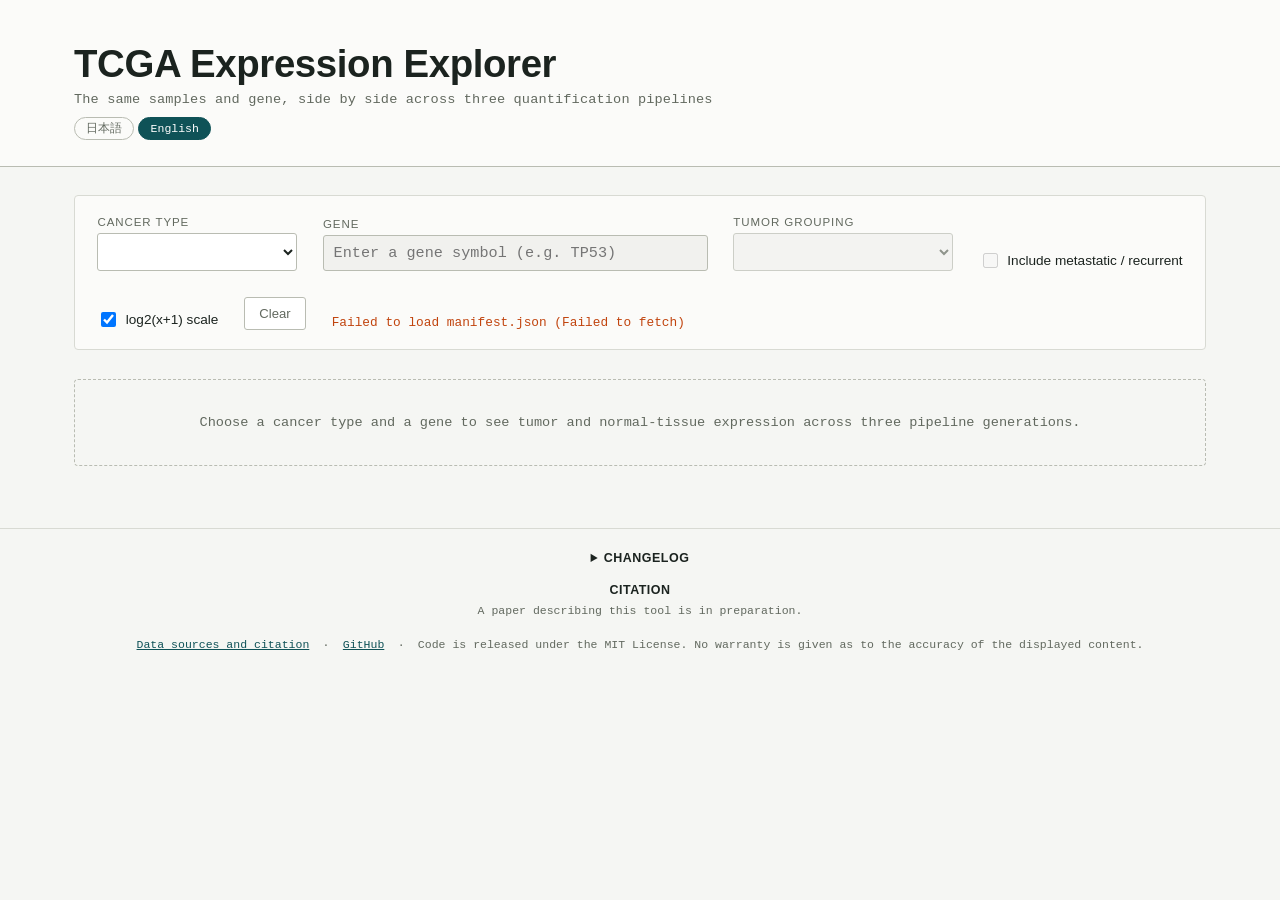
<file: docs/index.html>
<!DOCTYPE html>
<html lang="ja">
<head>
<meta charset="UTF-8">
<meta name="viewport" content="width=device-width, initial-scale=1.0">
<title>TCGA Expression Explorer</title>
<link rel="stylesheet" href="style.css">
</head>
<body>

<header class="masthead">
  <div class="masthead-inner">
    <h1>TCGA Expression Explorer</h1>
    <p class="subtitle" data-i18n="subtitle"></p>
    <!-- 言語切替。選択はブラウザに記憶される -->
    <div class="lang-switch" role="group" aria-label="Language">
      <button type="button" data-lang="ja">日本語</button>
      <button type="button" data-lang="en">English</button>
    </div>
  </div>
</header>

<main>
  <section class="controls">
    <div class="control-group">
      <label for="cancer-select" data-i18n="cancerLabel"></label>
      <select id="cancer-select"><option value=""></option></select>
    </div>

    <div class="control-group gene-group">
      <label for="gene-input" data-i18n="geneLabel"></label>
      <input id="gene-input" type="text" list="gene-list" autocomplete="off" disabled>
      <datalist id="gene-list"></datalist>
    </div>

    <div class="control-group subtype-group">
      <label for="subtype-scheme-select" data-i18n="subtypeLabel"></label>
      <select id="subtype-scheme-select" disabled></select>
    </div>

    <div class="control-group scale-group">
      <label for="extra-tumor-toggle" id="extra-tumor-label">
        <input type="checkbox" id="extra-tumor-toggle" disabled>
        <span data-i18n="extraTumor"></span>
      </label>
    </div>

    <div class="control-group scale-group">
      <label for="log-scale-toggle">
        <input type="checkbox" id="log-scale-toggle" checked>
        <span data-i18n="logScale"></span>
      </label>
    </div>

    <div class="control-group clear-group">
      <button type="button" id="clear-button" data-i18n="clear"></button>
    </div>

    <div class="control-group status-group">
      <span id="status-line" class="status-line"></span>
    </div>
  </section>

  <section id="panels" class="panels" aria-live="polite">
    <article class="panel" data-gen="old">
      <div class="panel-eyebrow">
        <span class="gen-label" data-i18n="genOld"></span>
        <span class="gen-meta">UNC IlluminaHiSeq RNASeqV2 · 2014–2015</span>
      </div>
      <div class="value-type-row" id="old-value-type-row"></div>
      <div class="plot" id="plot-old"></div>
      <div class="download-row" id="download-old"></div>
      <div class="panel-footnote" id="footnote-old"></div>
    </article>

    <article class="panel" data-gen="mid">
      <div class="panel-eyebrow">
        <span class="gen-label" data-i18n="genMid"></span>
        <span class="gen-meta">GDC HTSeq · DR15–DR31.0</span>
      </div>
      <div class="value-type-row" id="mid-value-type-row"></div>
      <div class="plot" id="plot-mid"></div>
      <div class="download-row" id="download-mid"></div>
      <div class="panel-footnote" id="footnote-mid"></div>
    </article>

    <article class="panel" data-gen="new">
      <div class="panel-eyebrow">
        <span class="gen-label" data-i18n="genNew"></span>
        <span class="gen-meta">GDC STAR-Counts · DR32.0 onwards (2022–)</span>
      </div>
      <div class="value-type-row" id="new-value-type-row"></div>
      <div class="plot" id="plot-new"></div>
      <div class="download-row" id="download-new"></div>
      <div class="panel-footnote" id="footnote-new"></div>
    </article>
  </section>

  <p class="empty-state" id="empty-state" data-i18n="emptyState"></p>
</main>

<footer class="page-footer">
  <!-- 更新履歴。既定は閉じた状態 -->
  <details class="changelog">
    <summary data-i18n="changelogTitle"></summary>
    <div id="changelog-body"></div>
  </details>

  <div class="footer-block">
    <h2 data-i18n="citeTitle"></h2>
    <!-- 論文が出たらここをDOIリンクに差し替える(citation.js を編集) -->
    <p id="citation-line"></p>
  </div>

  <div class="footer-block footer-meta">
    <a href="sources.html" data-i18n="sourcesLink"></a>
    <span class="sep">·</span>
    <a href="https://github.com/5spgm/tcga-expression-explorer" rel="noopener">GitHub</a>
    <span class="sep">·</span>
    <span data-i18n="licenseNote"></span>
  </div>
</footer>

<script src="https://cdn.plot.ly/plotly-2.35.2.min.js"></script>
<script src="changelog.js"></script>
<script src="citation.js"></script>
<script src="config.js"></script>
<script src="i18n.js"></script>
<script src="app.js"></script>
</body>
</html>
</file>
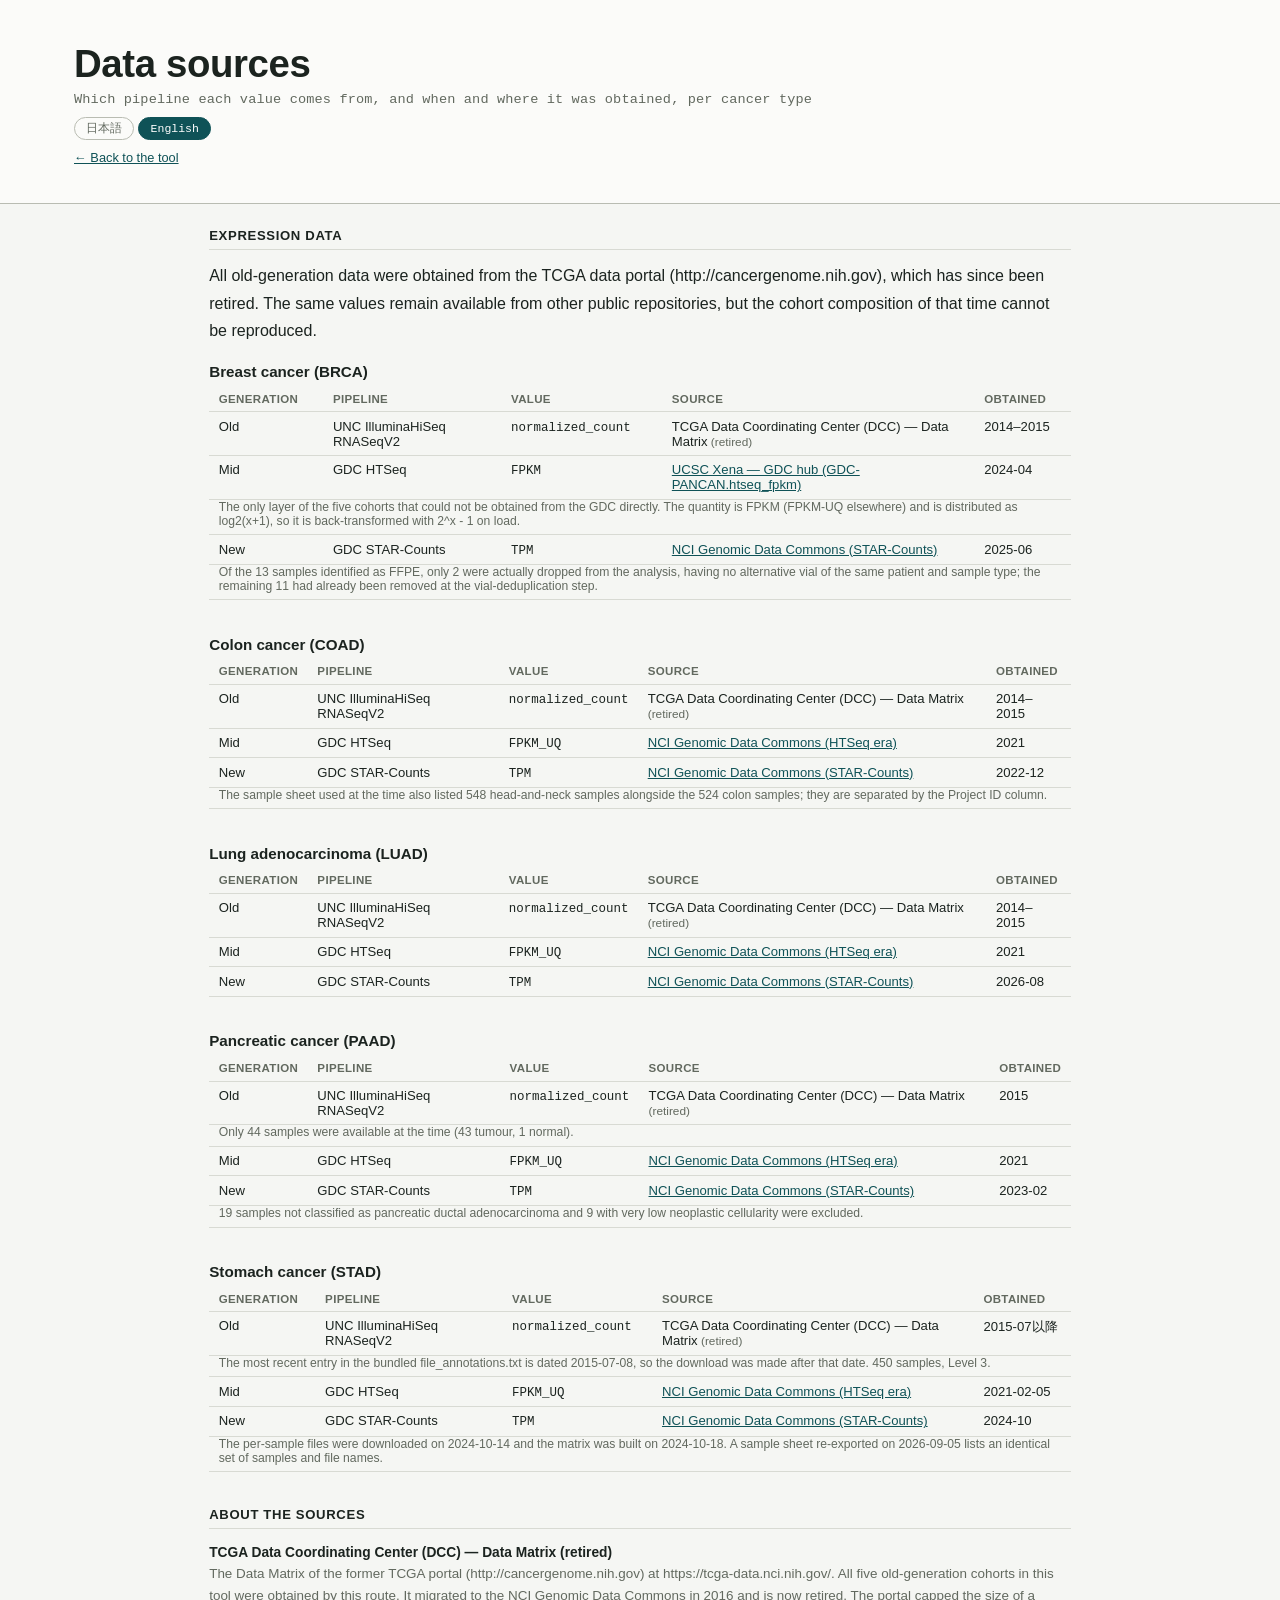
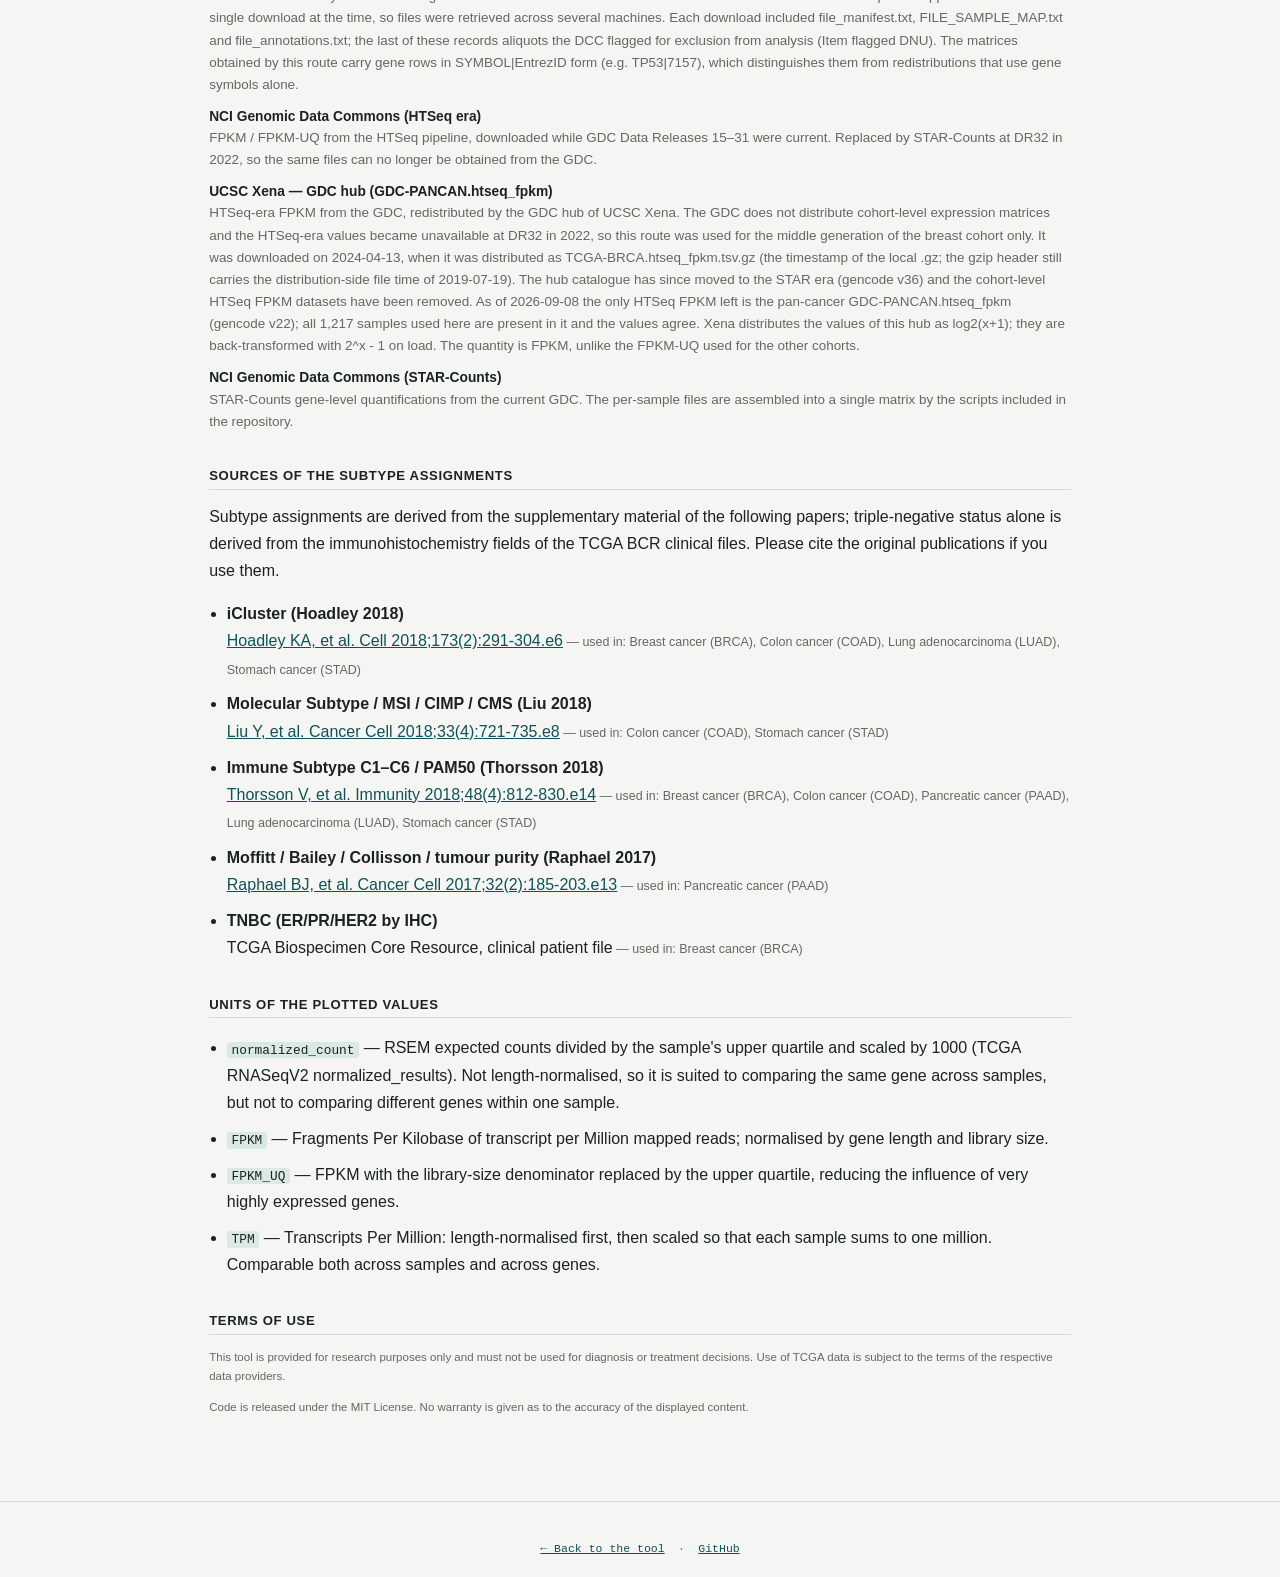
<file: docs/sources.html>
<!DOCTYPE html>
<html lang="ja">
<head>
<meta charset="UTF-8">
<meta name="viewport" content="width=device-width, initial-scale=1.0">
<title>データの出典 — TCGA Expression Explorer</title>
<link rel="stylesheet" href="style.css">
</head>
<body>

<header class="masthead">
  <div class="masthead-inner">
    <h1 data-i18n="sourcesPageTitle"></h1>
    <p class="subtitle" data-i18n="sourcesPageLead"></p>
    <div class="lang-switch" role="group" aria-label="Language">
      <button type="button" data-lang="ja">日本語</button>
      <button type="button" data-lang="en">English</button>
    </div>
    <p class="back-link"><a href="./" data-i18n="backToTool"></a></p>
  </div>
</header>

<main class="doc">
  <section>
    <h2 data-i18n="expressionSourceTitle"></h2>
    <p data-i18n="expressionSourceLead"></p>
    <div id="cancer-tables"></div>
  </section>

  <section>
    <h2 data-i18n="sourceNotesTitle"></h2>
    <dl id="source-notes" class="source-notes"></dl>
  </section>

  <section>
    <h2 data-i18n="subtypeSourceTitle"></h2>
    <p data-i18n="subtypeSourceLead"></p>
    <ul id="subtype-sources" class="glossary"></ul>
  </section>

  <section>
    <h2 data-i18n="valueTypeTitle"></h2>
    <ul id="value-type-glossary" class="glossary"></ul>
  </section>

  <section>
    <h2 data-i18n="termsTitle"></h2>
    <p class="fine-print" data-i18n="dataSourceNote"></p>
    <p class="fine-print" data-i18n="licenseNote"></p>
  </section>
</main>

<footer class="page-footer">
  <div class="footer-block footer-meta">
    <a href="./" data-i18n="backToTool"></a>
    <span class="sep">·</span>
    <a href="https://github.com/5spgm/tcga-expression-explorer" rel="noopener">GitHub</a>
  </div>
</footer>

<script src="i18n.js"></script>
<script src="sources.js"></script>
<script src="sources-page.js"></script>
</body>
</html>
</file>
<file: docs/style.css>
:root {
  --bg: #f5f6f3;
  --paper: #fbfbf9;
  --ink: #1b231f;
  --muted: #62695f;
  --rule: #d8dad3;
  --rule-strong: #b9bcb2;
  --accent: #0f5257;
  --accent-soft: #dce9e8;
  --tumor: #c1440e;
  --tumor-soft: #f4ddd0;
  --normal: #2e7d6b;
  --normal-soft: #dbe9e3;

  /* 英数字はArial、日本語はOS標準の和文フォントに落とす。
     CSSのfont-familyは文字ごとに前から順に解決されるため、この並びだと
     ラテン文字はArial、かなや漢字はHiragino/Yu Gothic等が使われる。
     図の書き出し(SVG/PNG)もこの指定に従うので、論文図版の慣習に合う。 */
  --font-latin: Arial, Helvetica, "Helvetica Neue", sans-serif;
  --font-jp: "Hiragino Sans", "Hiragino Kaku Gothic ProN", "Yu Gothic",
             "Noto Sans JP", "Meiryo", sans-serif;
  --font-display: Arial, Helvetica, "Hiragino Mincho ProN", "Yu Mincho", serif;
  --font-ui: Arial, Helvetica, "Hiragino Sans", "Yu Gothic", "Noto Sans JP", sans-serif;
  --font-mono: "Courier New", Consolas, ui-monospace, monospace;
}

* { box-sizing: border-box; }

html, body {
  margin: 0;
  padding: 0;
  background: var(--bg);
  color: var(--ink);
  font-family: var(--font-ui);
}

:focus-visible {
  outline: 2px solid var(--accent);
  outline-offset: 2px;
}

/* ---------- Masthead ---------- */
.masthead {
  border-bottom: 1px solid var(--rule-strong);
  background: var(--paper);
}
.masthead-inner {
  max-width: 1180px;
  margin: 0 auto;
  padding: 2.6rem 1.5rem 1.6rem;
}
.masthead h1 {
  font-family: var(--font-display);
  font-weight: 600;
  font-size: clamp(1.8rem, 3vw, 2.4rem);
  margin: 0 0 0.4rem;
  letter-spacing: -0.01em;
}
.subtitle {
  font-family: var(--font-mono);
  font-size: 0.85rem;
  color: var(--muted);
  margin: 0;
  letter-spacing: 0.01em;
}

/* ---------- Main / Controls ---------- */
main {
  max-width: 1180px;
  margin: 0 auto;
  padding: 1.8rem 1.5rem 3rem;
}

.controls {
  display: flex;
  flex-wrap: wrap;
  align-items: end;
  gap: 1.6rem;
  padding: 1.2rem 1.4rem;
  background: var(--paper);
  border: 1px solid var(--rule);
  border-radius: 4px;
  margin-bottom: 1.8rem;
}
.control-group {
  display: flex;
  flex-direction: column;
  gap: 0.35rem;
}
.control-group label {
  font-size: 0.72rem;
  text-transform: uppercase;
  letter-spacing: 0.08em;
  color: var(--muted);
  font-weight: 500;
}
.gene-group { flex: 1 1 260px; min-width: 220px; }
.status-group { flex: 1 1 200px; justify-content: center; }
.subtype-group { min-width: 220px; }
.subtype-group select { min-width: 220px; }
.scale-group { justify-content: center; }
.scale-group label {
  display: flex;
  align-items: center;
  gap: 0.4rem;
  text-transform: none;
  letter-spacing: normal;
  font-size: 0.85rem;
  color: var(--ink);
  cursor: pointer;
  white-space: nowrap;
}
.scale-group input[type="checkbox"] { width: 15px; height: 15px; cursor: pointer; }
.scale-group label.is-disabled { opacity: 0.4; cursor: not-allowed; }
.scale-group label.is-disabled input[type="checkbox"] { cursor: not-allowed; }

select, input[type="text"] {
  font-family: var(--font-mono);
  font-size: 0.95rem;
  padding: 0.5rem 0.6rem;
  border: 1px solid var(--rule-strong);
  border-radius: 3px;
  background: #fff;
  color: var(--ink);
  min-width: 200px;
}
select:disabled, input:disabled {
  color: var(--muted);
  background: #f1f1ee;
}

.status-line {
  font-family: var(--font-mono);
  font-size: 0.8rem;
  color: var(--muted);
}
.status-line.error { color: var(--tumor); }

/* ---------- Panels ---------- */
.panels {
  display: grid;
  grid-template-columns: repeat(3, 1fr);
  gap: 0;
  border: 1px solid var(--rule);
  background: var(--paper);
  border-radius: 4px;
  overflow: hidden;
}
.panel {
  padding: 1.2rem 1.2rem 1.4rem;
  border-left: 1px solid var(--rule);
}
.panel:first-child { border-left: none; }

.panel-eyebrow {
  display: flex;
  flex-direction: column;
  gap: 0.15rem;
  margin-bottom: 0.7rem;
  padding-bottom: 0.6rem;
  border-bottom: 1px solid var(--rule);
}
.gen-label {
  font-family: var(--font-display);
  font-style: normal;
  font-size: 1.15rem;
}
.gen-meta {
  font-family: var(--font-mono);
  font-size: 0.7rem;
  color: var(--muted);
  letter-spacing: 0.01em;
}

.value-type-row {
  display: flex;
  gap: 0.4rem;
  flex-wrap: wrap;
  margin-bottom: 0.6rem;
  min-height: 1.6rem;
}
.value-type-row button {
  font-family: var(--font-mono);
  font-size: 0.72rem;
  border: 1px solid var(--rule-strong);
  background: #fff;
  color: var(--muted);
  border-radius: 999px;
  padding: 0.22rem 0.7rem;
  cursor: pointer;
}
.value-type-row button.active {
  background: var(--accent);
  border-color: var(--accent);
  color: #fff;
}
/* 値の種類が1つしかない場合、押せるボタンではなく静的な表示にする。
   がん種によって FPKM / FPKM-UQ が違うため、常に何の値かを明示する。 */
.value-type-row .value-type-static {
  font-family: var(--font-mono);
  font-size: 0.72rem;
  border: 1px solid var(--rule-strong);
  border-radius: 999px;
  padding: 0.22rem 0.7rem;
  background: var(--accent);
  border-color: var(--accent);
  color: #fff;
}

.plot {
  width: 100%;
  height: 320px;
}

.panel-footnote {
  font-family: var(--font-mono);
  font-size: 0.72rem;
  color: var(--muted);
  margin-top: 0.5rem;
  min-height: 1rem;
}

.empty-state {
  text-align: center;
  color: var(--muted);
  font-family: var(--font-mono);
  font-size: 0.85rem;
  padding: 2.2rem 1rem;
  border: 1px dashed var(--rule-strong);
  border-radius: 4px;
  margin-top: 1.2rem;
}

.page-footer {
  text-align: center;
  font-family: var(--font-mono);
  font-size: 0.72rem;
  color: var(--muted);
  padding: 1.4rem;
  border-top: 1px solid var(--rule);
}

@media (max-width: 860px) {
  .panels { grid-template-columns: 1fr; }
  .panel { border-left: none; border-top: 1px solid var(--rule); }
  .panel:first-child { border-top: none; }
}

/* ---------- 言語切替 ---------- */
.lang-switch {
  display: flex;
  gap: 0.25rem;
  margin-top: 0.6rem;
}
.lang-switch button {
  font-family: var(--font-mono);
  font-size: 0.72rem;
  border: 1px solid var(--rule-strong);
  background: transparent;
  color: var(--muted);
  border-radius: 999px;
  padding: 0.2rem 0.7rem;
  cursor: pointer;
}
.lang-switch button.active {
  background: var(--accent);
  border-color: var(--accent);
  color: #fff;
}

/* ---------- グラフの保存ボタン ---------- */
.download-row {
  display: flex;
  align-items: center;
  gap: 0.3rem;
  flex-wrap: wrap;
  margin: 0.5rem 0 0.2rem;
  min-height: 1.5rem;
}
.download-label {
  font-family: var(--font-mono);
  font-size: 0.68rem;
  color: var(--muted);
  margin-right: 0.15rem;
}
.download-row button {
  font-family: var(--font-mono);
  font-size: 0.68rem;
  border: 1px solid var(--rule);
  background: #fff;
  color: var(--muted);
  border-radius: 3px;
  padding: 0.18rem 0.55rem;
  cursor: pointer;
}
.download-row button:hover {
  border-color: var(--accent);
  color: var(--accent);
}

/* ---------- 小サンプル警告 ---------- */
.panel-footnote.has-warning {
  color: #a35a12;
}

/* ---------- フッター(引用・出典・更新履歴) ---------- */
.footer-block { margin-top: 1.1rem; }
.footer-block h2 {
  font-family: var(--font-ui);
  font-size: 0.78rem;
  font-weight: 600;
  letter-spacing: 0.04em;
  text-transform: uppercase;
  color: var(--ink);
  margin: 0 0 0.35rem;
}
.footer-block p { margin: 0 0 0.4rem; line-height: 1.6; }
.footer-block ul {
  margin: 0.2rem 0 0.4rem;
  padding-left: 1.1rem;
  line-height: 1.65;
}
.footer-block li { margin-bottom: 0.15rem; }
.footer-block a { color: var(--accent); }
.fine-print { font-size: 0.72rem; color: var(--muted); }
.footer-meta { font-size: 0.72rem; color: var(--muted); }
.footer-meta .sep { margin: 0 0.4rem; }

.changelog { margin-bottom: 0.8rem; }
.changelog summary {
  cursor: pointer;
  font-family: var(--font-ui);
  font-size: 0.78rem;
  font-weight: 600;
  letter-spacing: 0.04em;
  text-transform: uppercase;
  color: var(--ink);
}
.changelog-entry { margin: 0.6rem 0 0.2rem; }
.changelog-date {
  font-family: var(--font-mono);
  font-size: 0.72rem;
  color: var(--muted);
}
.changelog ul { margin: 0.15rem 0 0; padding-left: 1.1rem; line-height: 1.6; }
.glossary { line-height: 1.7; }
.glossary code {
  font-family: var(--font-mono);
  font-size: 0.75rem;
  background: var(--normal-soft);
  padding: 0.05rem 0.3rem;
  border-radius: 3px;
}

/* ---------- クリアボタン ---------- */
.clear-group { display: flex; align-items: flex-end; }
.clear-group button {
  font-family: var(--font-ui);
  font-size: 0.82rem;
  border: 1px solid var(--rule-strong);
  background: #fff;
  color: var(--muted);
  border-radius: 3px;
  padding: 0.5rem 0.9rem;
  cursor: pointer;
  white-space: nowrap;
}
.clear-group button:hover {
  border-color: var(--accent);
  color: var(--accent);
}

/* ---------- 出典ページ ---------- */
.doc { max-width: 900px; margin: 0 auto; padding: 1.5rem 1.2rem 3rem; }
.doc section { margin-bottom: 2.2rem; }
.doc h2 {
  font-family: var(--font-ui);
  font-size: 0.82rem;
  font-weight: 600;
  letter-spacing: 0.05em;
  text-transform: uppercase;
  border-bottom: 1px solid var(--rule);
  padding-bottom: 0.35rem;
  margin: 0 0 0.8rem;
}
.doc h3 {
  font-family: var(--font-ui);
  font-size: 0.95rem;
  font-weight: 600;
  margin: 1.2rem 0 0.4rem;
}
.doc p { line-height: 1.7; margin: 0 0 0.7rem; }
.back-link { margin-top: 0.6rem; font-size: 0.8rem; }
.back-link a, .doc a { color: var(--accent); }

.source-table {
  width: 100%;
  border-collapse: collapse;
  font-size: 0.82rem;
  margin-bottom: 0.5rem;
}
.source-table th, .source-table td {
  text-align: left;
  padding: 0.4rem 0.6rem;
  border-bottom: 1px solid var(--rule);
  vertical-align: top;
}
.source-table th {
  font-weight: 600;
  color: var(--muted);
  font-size: 0.72rem;
  letter-spacing: 0.03em;
  text-transform: uppercase;
  white-space: nowrap;
}
.source-table code { font-family: var(--font-mono); font-size: 0.78rem; }
.source-table .retired { color: var(--muted); font-size: 0.74rem; }
.source-table .note-row td {
  border-bottom: 1px solid var(--rule);
  color: var(--muted);
  font-size: 0.76rem;
  padding-top: 0;
}

.source-notes dt {
  font-family: var(--font-ui);
  font-weight: 600;
  font-size: 0.86rem;
  margin-top: 0.8rem;
}
.source-notes dd { margin: 0.2rem 0 0; line-height: 1.65; color: var(--muted); font-size: 0.84rem; }

.glossary { padding-left: 1.1rem; line-height: 1.7; }
.glossary li { margin-bottom: 0.55rem; }
.glossary code { font-family: var(--font-mono); font-size: 0.8rem; }
.used-in { color: var(--muted); font-size: 0.78rem; }
</file>
